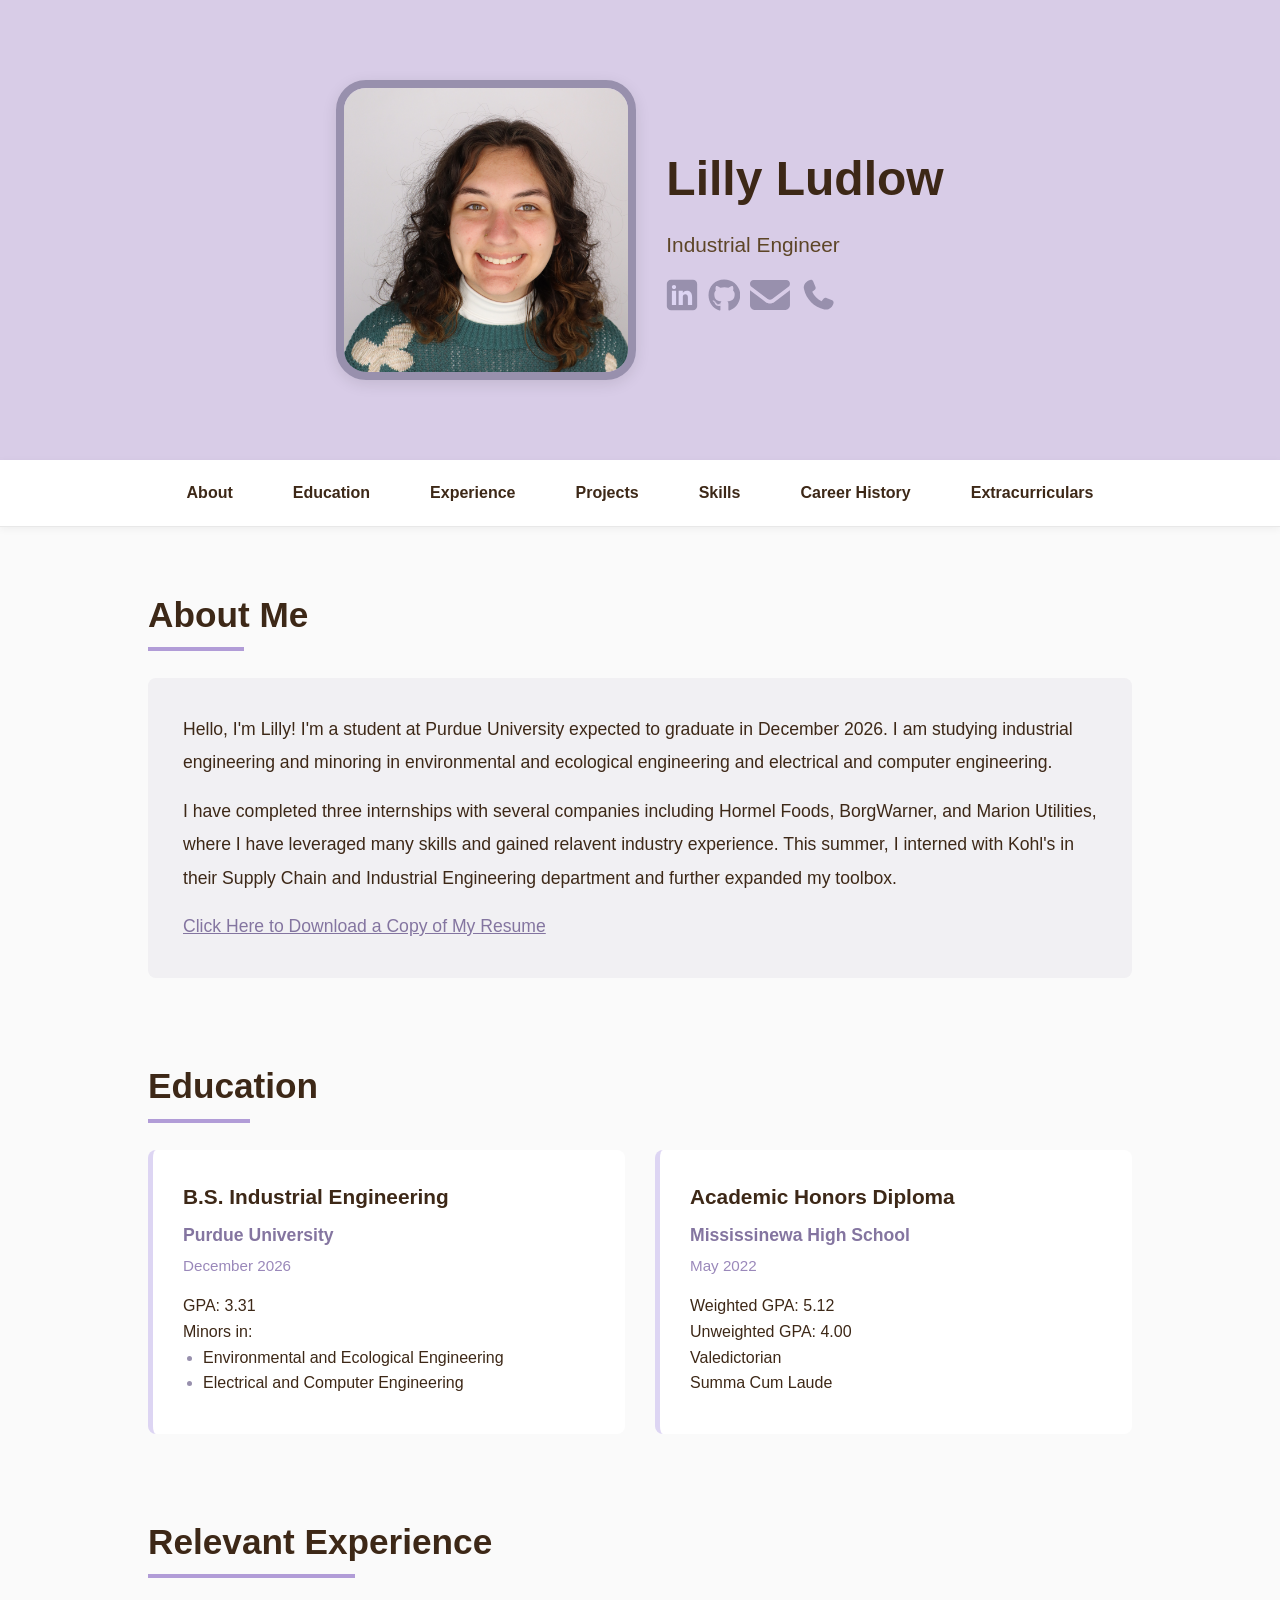
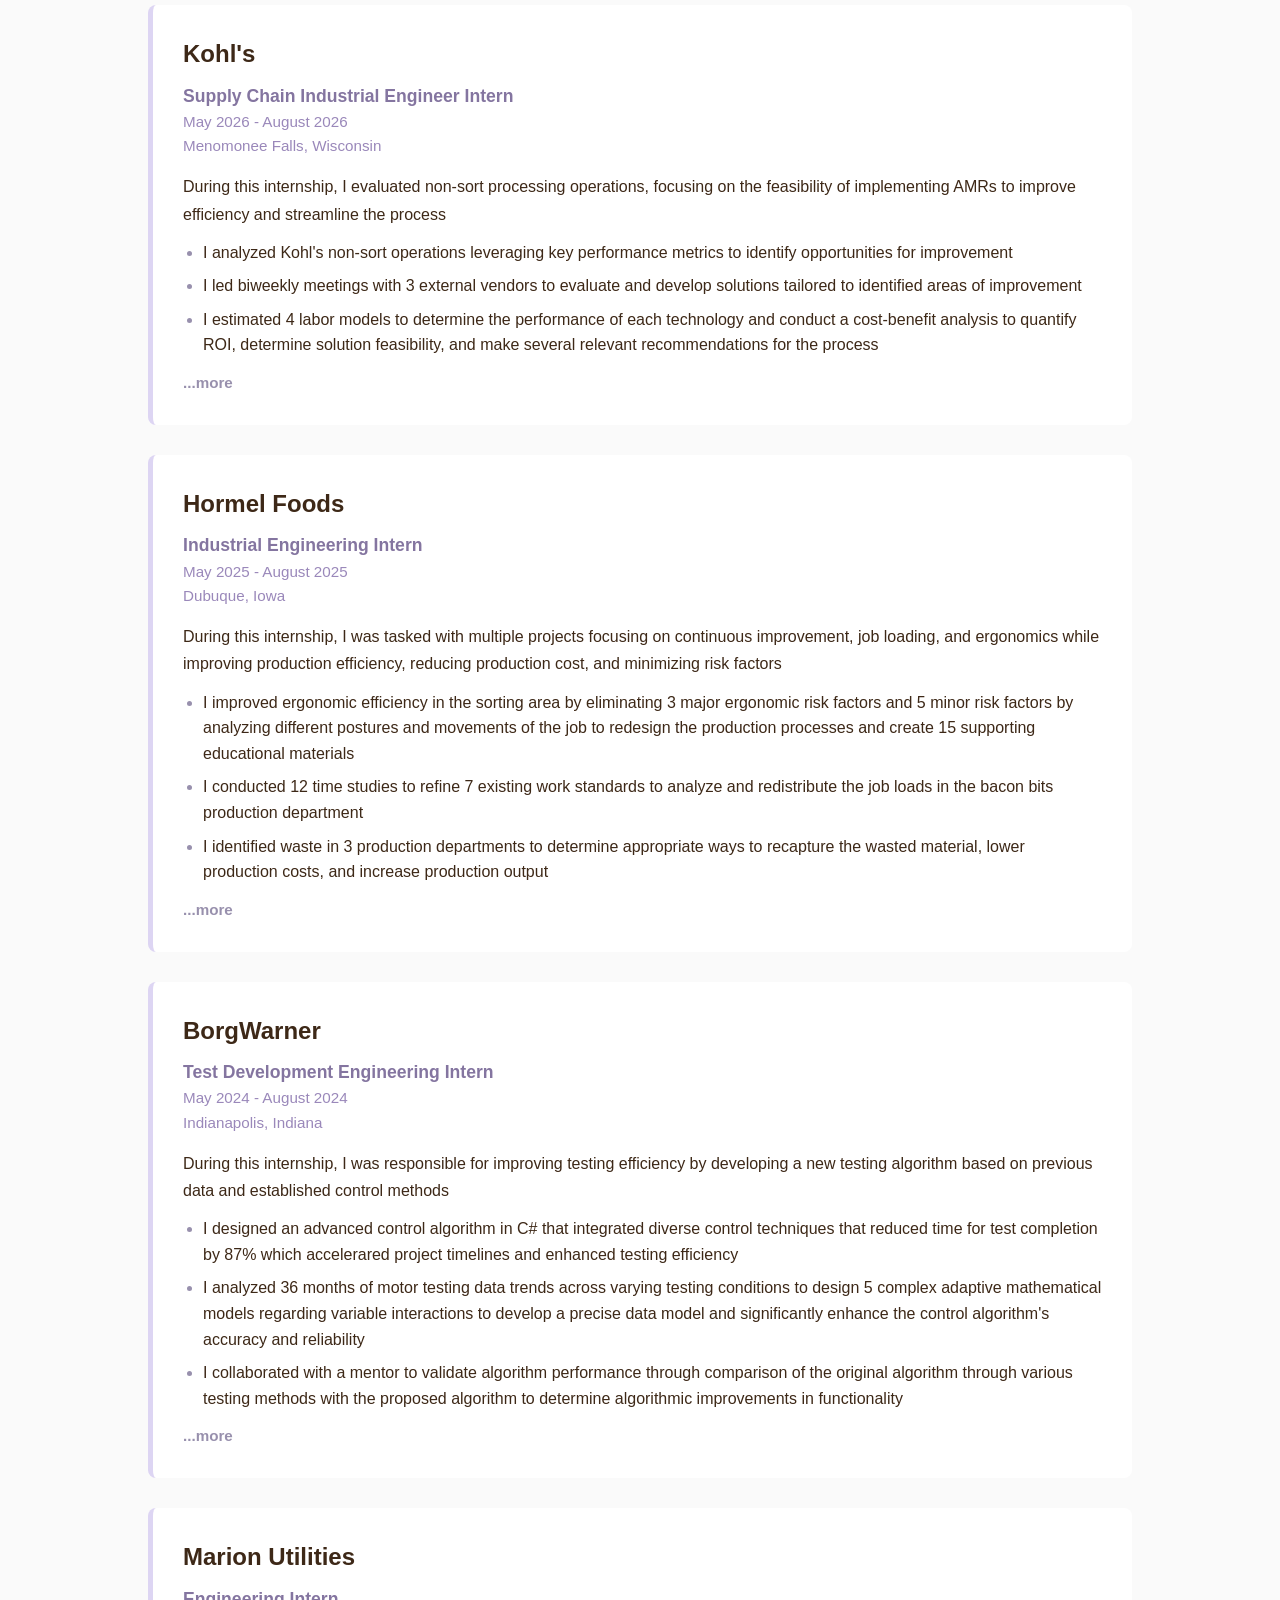
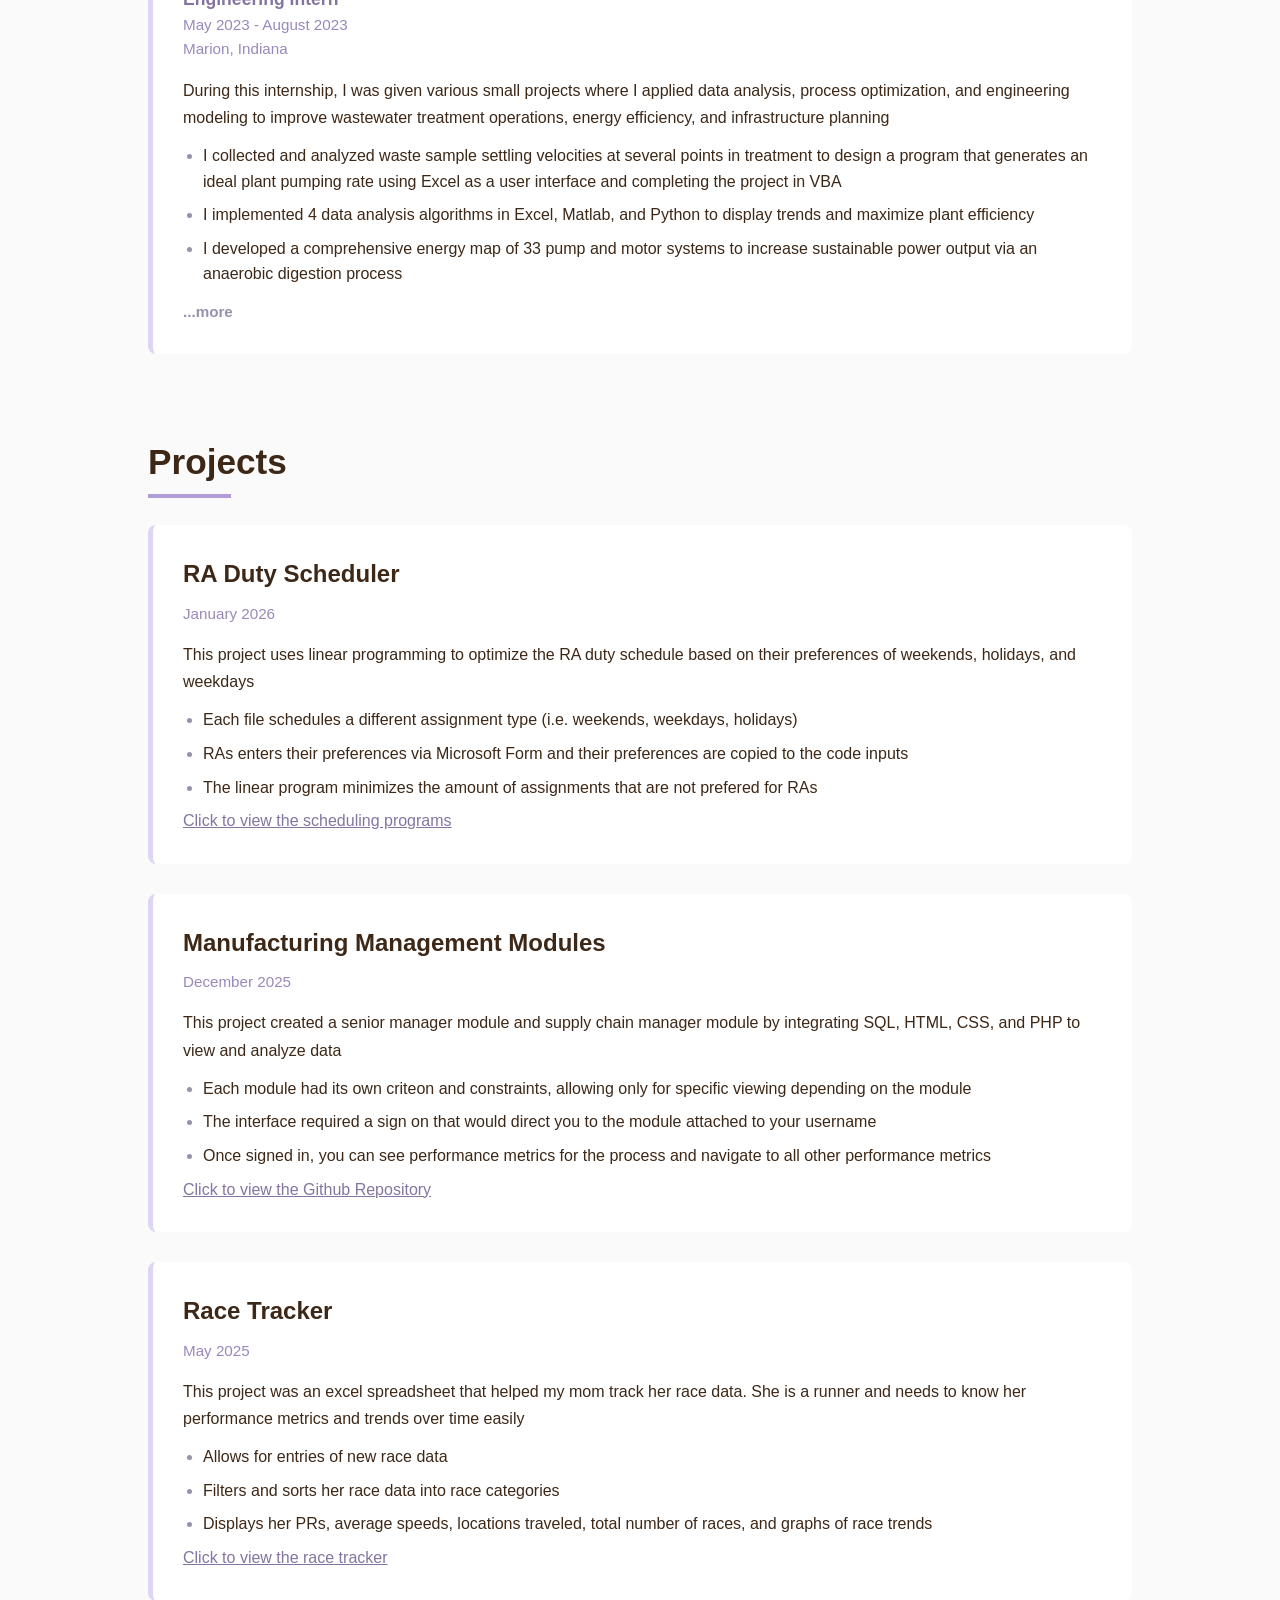
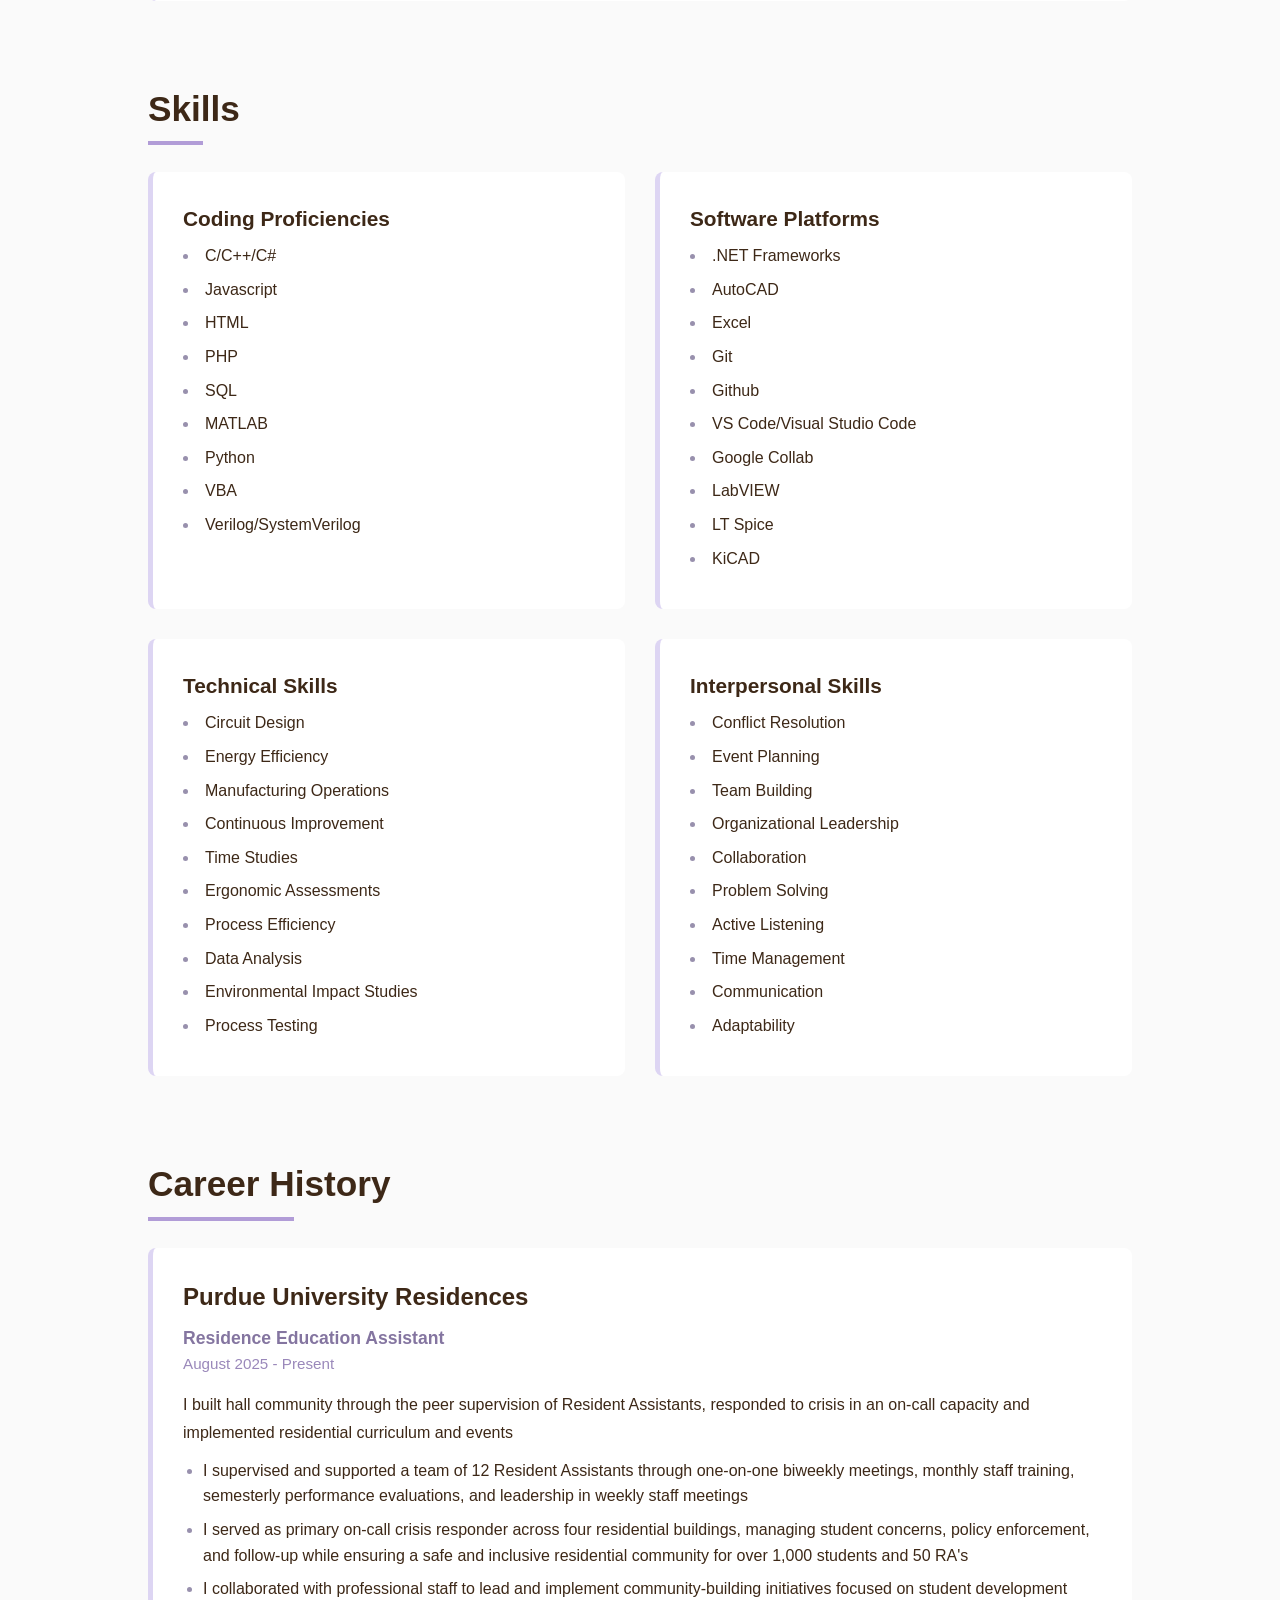
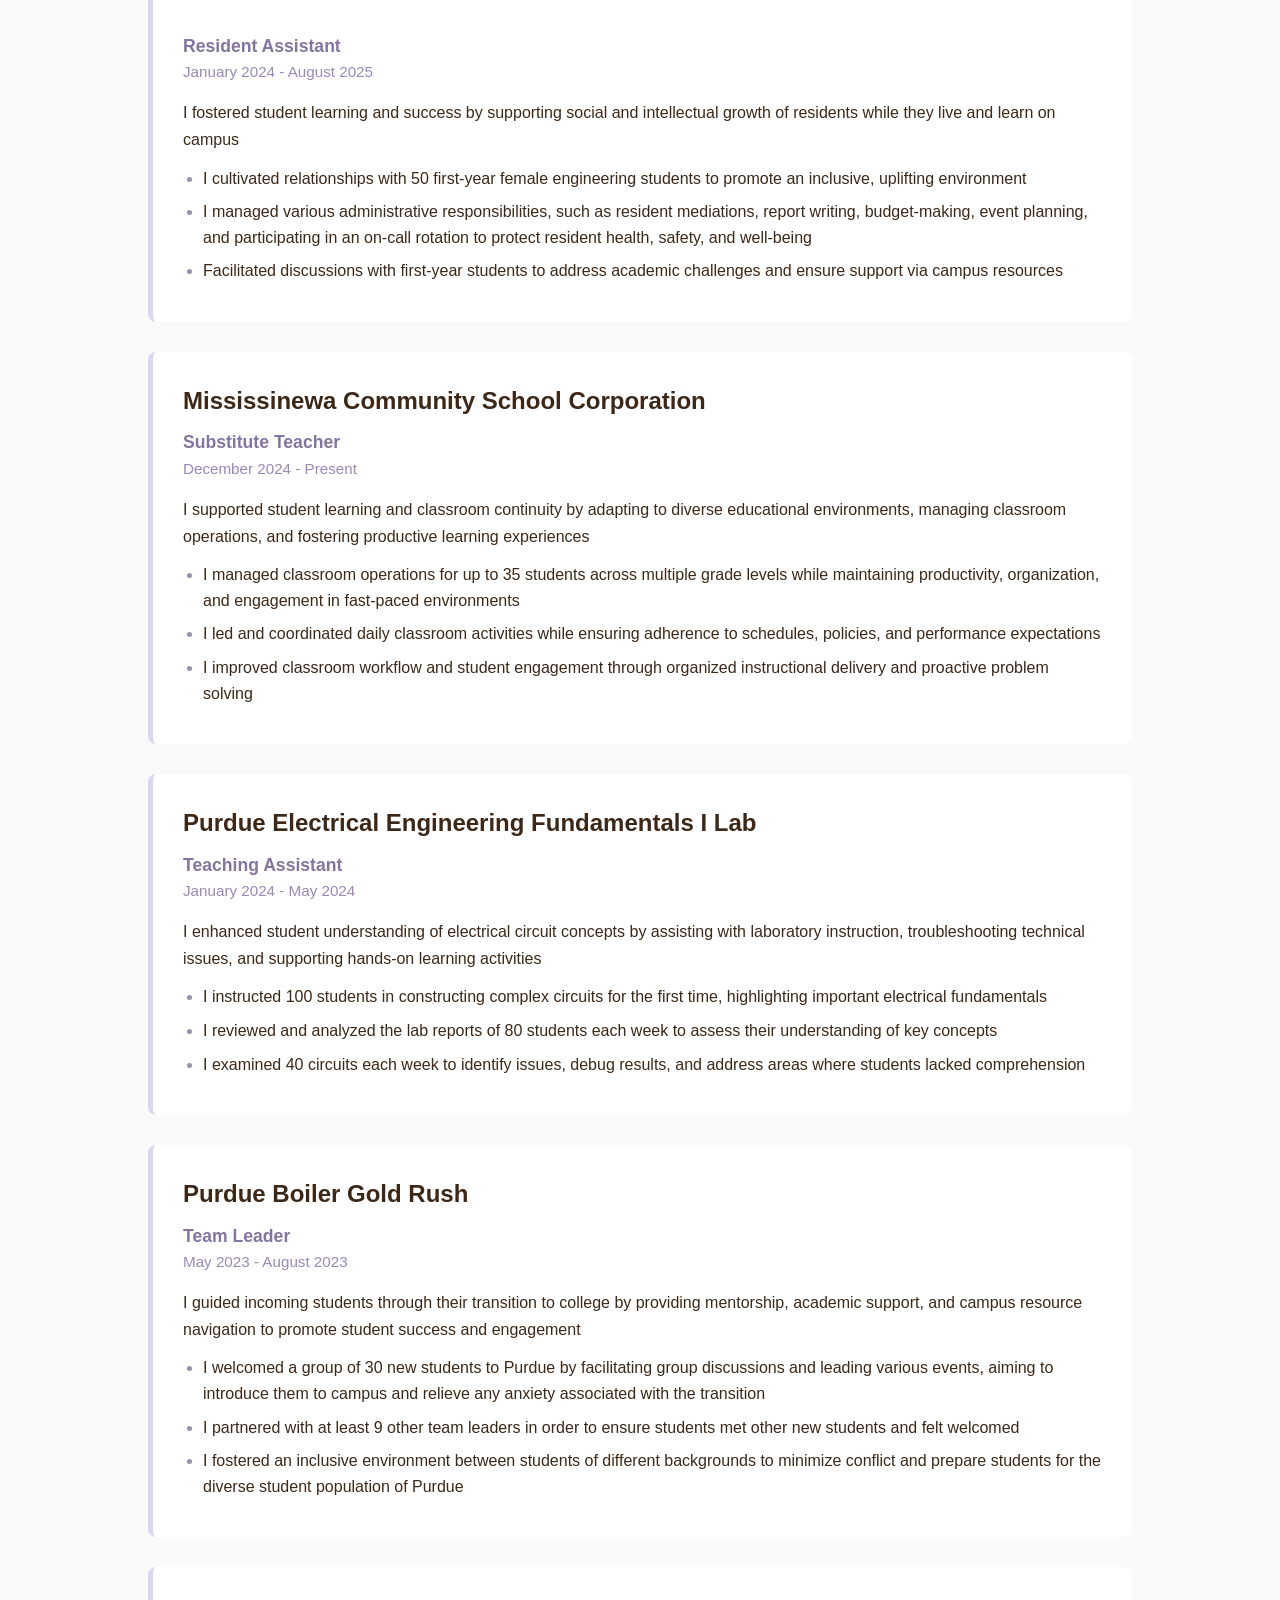
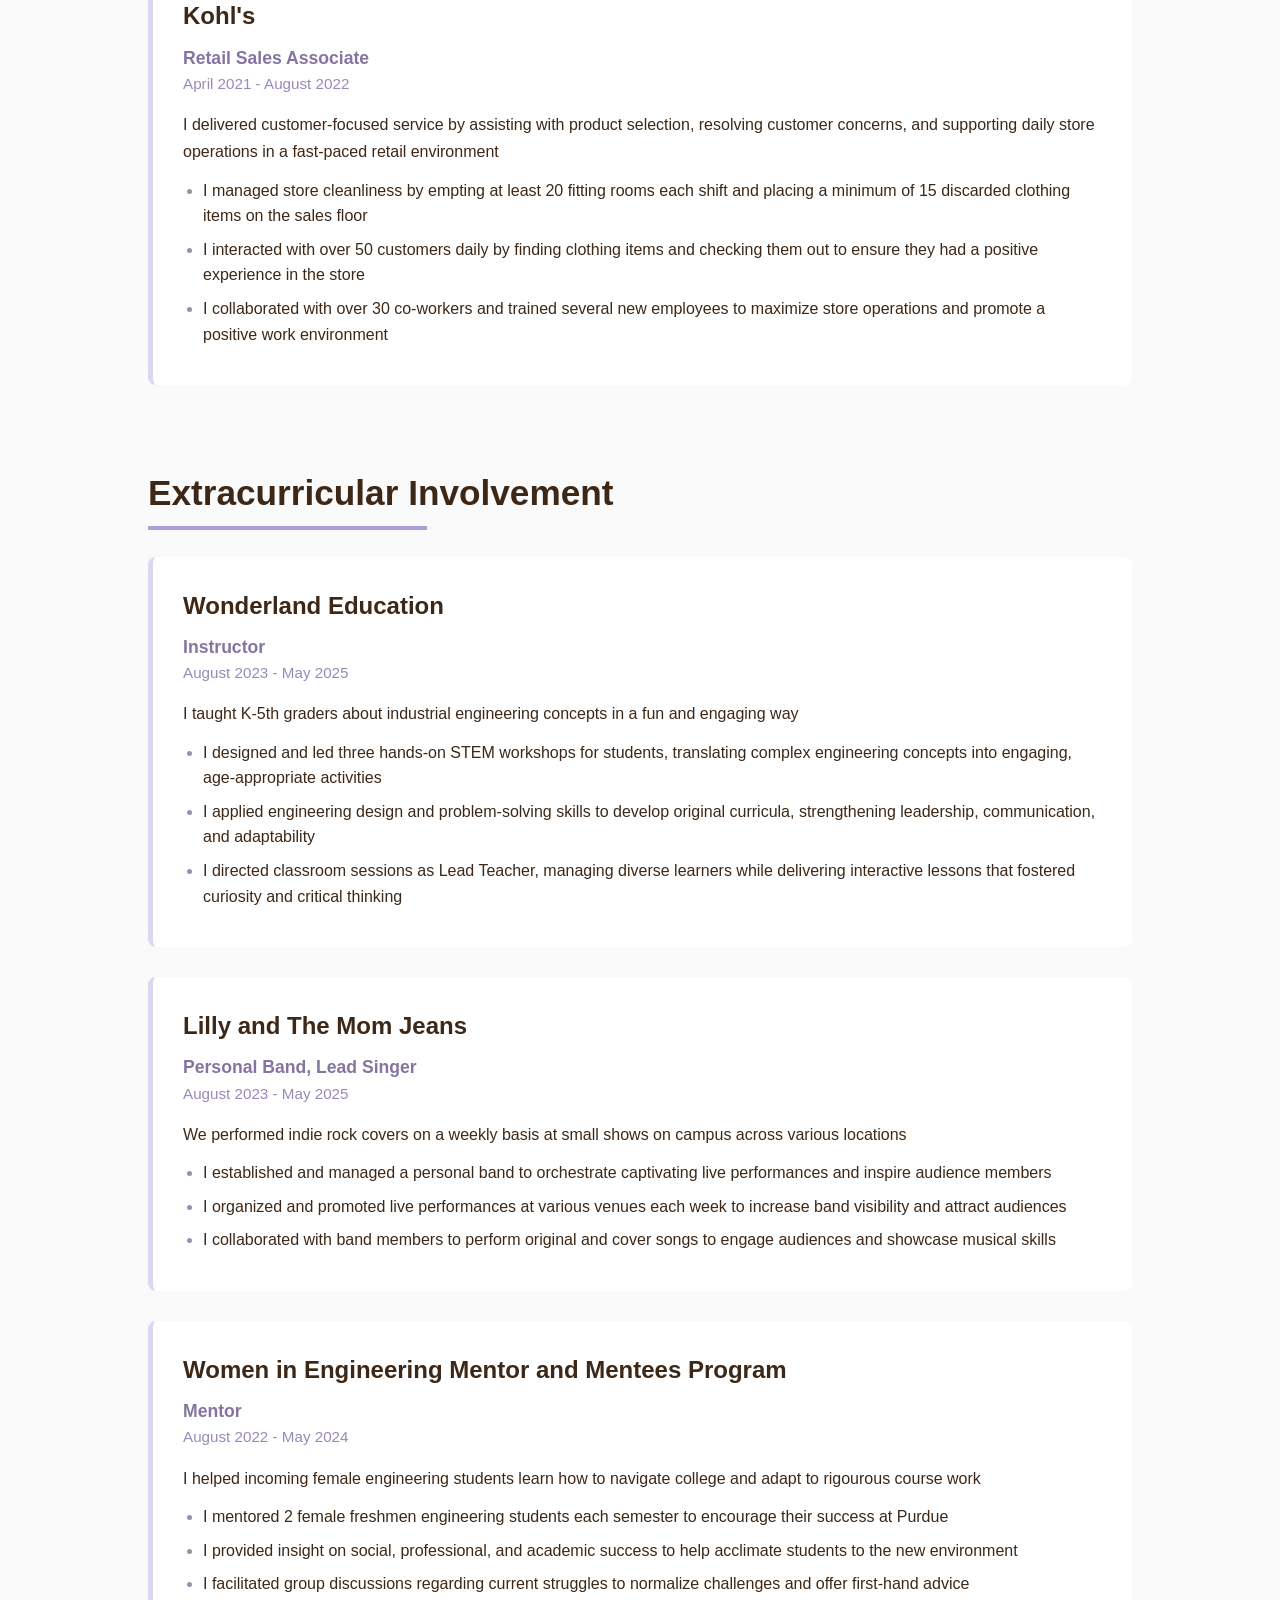
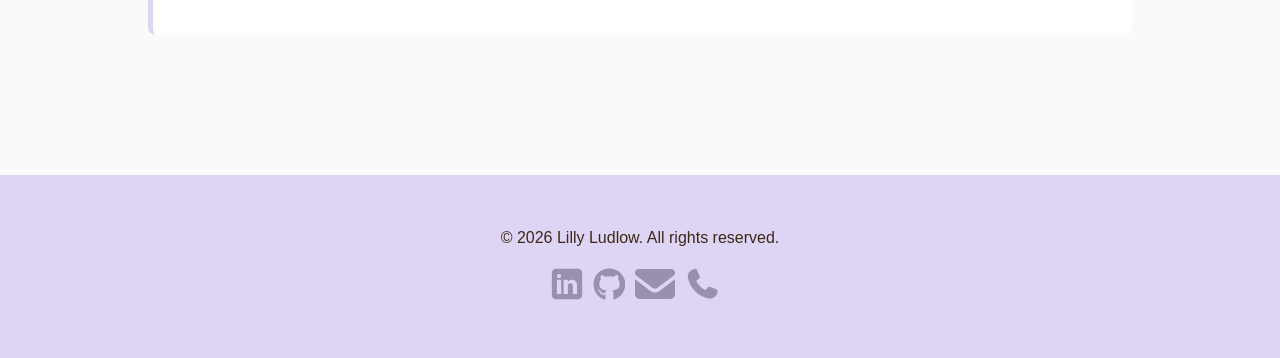
<file: index.html>
<html>

<head>
    <title>Lilly Ludlow</title>
    <link rel="icon" type="image/png" href="Supporting-Docs/favicon.png">
    <link rel="stylesheet" href="stylesheet.css">
</head>

<body>
    <header>
        <div class="header-content">
            <img src="Supporting-Docs/Headshot.jpg" alt="Image of Lilly Ludlow" class="profile-image" width="300" height="300">
            <div class="header-text">
                <h1>Lilly Ludlow</h1>
                <p>Industrial Engineer</p>
                <div class="top-links">
                    <a href="https://www.linkedin.com/in/lilly-ludlow-a66743252/" target="_blank">
                        <svg xmlns="http://www.w3.org/2000/svg" x="0px" y="0px" height="2em" viewBox="5 5 38 38">
                            <path fill="#9890ad"
                                d="M42,37c0,2.762-2.238,5-5,5H11c-2.761,0-5-2.238-5-5V11c0-2.762,2.239-5,5-5h26c2.762,0,5,2.238,5,5V37z">
                            </path>
                            <path fill="#ddd5f3"
                                d="M12 19H17V36H12zM14.485 17h-.028C12.965 17 12 15.888 12 14.499 12 13.08 12.995 12 14.514 12c1.521 0 2.458 1.08 2.486 2.499C17 15.887 16.035 17 14.485 17zM36 36h-5v-9.099c0-2.198-1.225-3.698-3.192-3.698-1.501 0-2.313 1.012-2.707 1.99C24.957 25.543 25 26.511 25 27v9h-5V19h5v2.616C25.721 20.5 26.85 19 29.738 19c3.578 0 6.261 2.25 6.261 7.274L36 36 36 36z">
                            </path>
                        </svg>
                    </a>
                    <a href="https://github.com/lilly-ludlow03?tab=overview&from=2026-05-01&to=2026-05-21"
                        target="_blank">
                        <svg xmlns="http://www.w3.org/2000/svg" viewBox="64 64 500 500">
                            <path fill="#9890ad"
                                d="M237.9 461.4C237.9 463.4 235.6 465 232.7 465C229.4 465.3 227.1 463.7 227.1 461.4C227.1 459.4 229.4 457.8 232.3 457.8C235.3 457.5 237.9 459.1 237.9 461.4zM206.8 456.9C206.1 458.9 208.1 461.2 211.1 461.8C213.7 462.8 216.7 461.8 217.3 459.8C217.9 457.8 216 455.5 213 454.6C210.4 453.9 207.5 454.9 206.8 456.9zM251 455.2C248.1 455.9 246.1 457.8 246.4 460.1C246.7 462.1 249.3 463.4 252.3 462.7C255.2 462 257.2 460.1 256.9 458.1C256.6 456.2 253.9 454.9 251 455.2zM316.8 72C178.1 72 72 177.3 72 316C72 426.9 141.8 521.8 241.5 555.2C254.3 557.5 258.8 549.6 258.8 543.1C258.8 536.9 258.5 502.7 258.5 481.7C258.5 481.7 188.5 496.7 173.8 451.9C173.8 451.9 162.4 422.8 146 415.3C146 415.3 123.1 399.6 147.6 399.9C147.6 399.9 172.5 401.9 186.2 425.7C208.1 464.3 244.8 453.2 259.1 446.6C261.4 430.6 267.9 419.5 275.1 412.9C219.2 406.7 162.8 398.6 162.8 302.4C162.8 274.9 170.4 261.1 186.4 243.5C183.8 237 175.3 210.2 189 175.6C209.9 169.1 258 202.6 258 202.6C278 197 299.5 194.1 320.8 194.1C342.1 194.1 363.6 197 383.6 202.6C383.6 202.6 431.7 169 452.6 175.6C466.3 210.3 457.8 237 455.2 243.5C471.2 261.2 481 275 481 302.4C481 398.9 422.1 406.6 366.2 412.9C375.4 420.8 383.2 435.8 383.2 459.3C383.2 493 382.9 534.7 382.9 542.9C382.9 549.4 387.5 557.3 400.2 555C500.2 521.8 568 426.9 568 316C568 177.3 455.5 72 316.8 72zM169.2 416.9C167.9 417.9 168.2 420.2 169.9 422.1C171.5 423.7 173.8 424.4 175.1 423.1C176.4 422.1 176.1 419.8 174.4 417.9C172.8 416.3 170.5 415.6 169.2 416.9zM158.4 408.8C157.7 410.1 158.7 411.7 160.7 412.7C162.3 413.7 164.3 413.4 165 412C165.7 410.7 164.7 409.1 162.7 408.1C160.7 407.5 159.1 407.8 158.4 408.8zM190.8 444.4C189.2 445.7 189.8 448.7 192.1 450.6C194.4 452.9 197.3 453.2 198.6 451.6C199.9 450.3 199.3 447.3 197.3 445.4C195.1 443.1 192.1 442.8 190.8 444.4zM179.4 429.7C177.8 430.7 177.8 433.3 179.4 435.6C181 437.9 183.7 438.9 185 437.9C186.6 436.6 186.6 434 185 431.7C183.6 429.4 181 428.4 179.4 429.7z" />
                        </svg>
                    </a>
                    <a href="mailto:ludlow@purdue.edu" target="_blank">
                        <svg xmlns="http://www.w3.org/2000/svg" x="0px" y="0px" height="2em" viewBox="64 115 550 410">
                            <path fill="#9890ad"
                                d="M112 128C85.5 128 64 149.5 64 176C64 191.1 71.1 205.3 83.2 214.4L291.2 370.4C308.3 383.2 331.7 383.2 348.8 370.4L556.8 214.4C568.9 205.3 576 191.1 576 176C576 149.5 554.5 128 528 128L112 128zM64 260L64 448C64 483.3 92.7 512 128 512L512 512C547.3 512 576 483.3 576 448L576 260L377.6 408.8C343.5 434.4 296.5 434.4 262.4 408.8L64 260z">
                            </path>
                        </svg>
                    </a>
                    <a href="tel:+17656674159" target="_blank">
                        <svg xmlns="http://www.w3.org/2000/svg" viewBox="50 50 550 550">
                            <path fill="#9890ad"
                                d="M224.2 89C216.3 70.1 195.7 60.1 176.1 65.4L170.6 66.9C106 84.5 50.8 147.1 66.9 223.3C104 398.3 241.7 536 416.7 573.1C493 589.3 555.5 534 573.1 469.4L574.6 463.9C580 444.2 569.9 423.6 551.1 415.8L453.8 375.3C437.3 368.4 418.2 373.2 406.8 387.1L368.2 434.3C297.9 399.4 241.3 341 208.8 269.3L253 233.3C266.9 222 271.6 202.9 264.8 186.3L224.2 89z" />
                        </svg>
                    </a>
                </div>
            </div>
        </div>
    </header>

    <nav>
        <ul>
            <li><a href="#about">About</a></li>
            <li><a href="#education">Education</a></li>
            <li><a href="#experience">Experience</a></li>
            <li><a href="#projects">Projects</a></li>
            <li><a href="#skills">Skills</a></li>
            <li><a href="#career">Career History</a></li>
            <li><a href="#extracurricular">Extracurriculars</a></li>
        </ul>
    </nav>
    <button id="backToTop" aria-label="Back to top">
        <svg id="Layer_1" data-name="Layer 1" xmlns="http://www.w3.org/2000/svg" viewBox="-57.7 -55 230.8 245.76">
            <path fill="#ffffff" d="M24.94,67.88A14.66,14.66,0,0,1,4.38,47L47.83,4.21a14.66,14.66,0,0,1,20.56,0L111,46.15A14.66,14.66,0,0,1,90.46,67.06l-18-17.69-.29,59.17c-.1,19.28-29.42,19-29.33-.25L43.14,50,24.94,67.88Z"/></svg>
    </button>
    <div class="container">
        <section id="about">
            <h2>About Me</h2>
            <div class="about-content">
                <p>Hello, I'm Lilly! I'm a student at Purdue University expected to graduate in December 2026. I am
                    studying industrial engineering and minoring in environmental and ecological engineering and
                    electrical and computer engineering.</p>
                <p>I have completed three internships with several companies including Hormel Foods, BorgWarner, and
                    Marion Utilities, where I have leveraged many skills and gained relavent industry experience. This
                    summer, I interned with Kohl's in their Supply Chain and Industrial Engineering
                    department and further expanded my toolbox.</p>
                <a href="Supporting-Docs/Resume.pdf" download target="_blank">Click Here to Download a Copy of My Resume</a>
            </div>
        </section>

        <section id="education">
            <h2>Education</h2>
            <div class="education-grid">
                <div class="education-item">
                    <div class="degree">B.S. Industrial Engineering</div>
                    <div class="school">Purdue University</div>
                    <div class="location">December 2026</div>
                    <p>GPA: 3.31</p>
                    <p>Minors in:</p>
                    <ul style="margin-top: 0px;">
                        <li style="margin-bottom: 0px;">Environmental and Ecological Engineering</li>
                        <li>Electrical and Computer Engineering</li>
                    </ul>
                </div>

                <div class="education-item">
                    <div class="degree">Academic Honors Diploma</div>
                    <div class="school">Mississinewa High School</div>
                    <div class="location">May 2022</div>
                    <p>Weighted GPA: 5.12</p>
                    <p>Unweighted GPA: 4.00</p>
                    <p>Valedictorian</p>
                    <p>Summa Cum Laude</p>
                </div>
            </div>
        </section>

        <section id="experience">
            <h2>Relevant Experience</h2>
            <div class="experience-item">
                <h3>Kohl's</h3>
                <div class="role">Supply Chain Industrial Engineer Intern</div>
                <div class="date">May 2026 - August 2026</div>
                <div class="location">Menomonee Falls, Wisconsin</div>
                <p>During this internship, I evaluated non-sort processing operations, focusing on the feasibility of implementing AMRs to improve efficiency and streamline the process</p>
                <ul class="ul-collapsible">
                    <li>I analyzed Kohl's non-sort operations leveraging key performance metrics to identify opportunities for improvement </li>
                    <li>I led biweekly meetings with 3 external vendors to evaluate and develop solutions tailored to identified areas of improvement</li>
                    <li>I estimated 4 labor models to determine the performance of each technology and conduct a cost-benefit analysis to quantify ROI, determine solution feasibility, and make several relevant recommendations for the process</li>
                    <li class="hidden-item">I determined the necessary facility layout incorporating AMR travel paths, charging stations, and safety zones and efficent slotting techniques based on product velocity and dimensions to optimize processing efficiency of each AMR</li>
                    <li class="hidden-item">I collected and analyzed throughput, labor hours, and error rate data across non-sort operations to establish a performance baseline for comparison against proposed automation solutions</li>
                    <li class="hidden-item">I evaluated the current labor standards to identify key improvement areas and understand the process flow</li>
                    <li class="hidden-item">I compared AMR specifications, throughput capabilities, and integration requirements across vendors to narrow down viable solution candidates</li>
                    <li class="hidden-item">I built cost models incorporating capital expenditure, maintenance, and labor savings to project multi-year ROI for each AMR solution</li>
                    <li class="hidden-item">I quantified potential labor reduction and reallocation opportunities resulting from AMR implementation, supporting workforce planning discussions</li>
                    <li class="hidden-item">I presented cost-benefit findings and recommendations to senior leadership to support data-driven decision-making on capital investment</li>
                </ul>
                <button class="toggle-btn" onclick="toggleList(this)">...more</button>
            </div>
            <div class="experience-item">
                <h3>Hormel Foods</h3>
                <div class="role">Industrial Engineering Intern</div>
                <div class="date">May 2025 - August 2025</div>
                <div class="location">Dubuque, Iowa</div>
                <p>During this internship, I was tasked with multiple projects focusing on continuous improvement, job
                    loading, and ergonomics while improving production efficiency, reducing production cost, and
                    minimizing risk factors</p>
                <ul class="ul-collapsible">
                    <li>I improved ergonomic efficiency in the sorting area by eliminating 3 major ergonomic risk
                        factors and 5 minor risk factors by analyzing different postures and movements of the job to
                        redesign the production processes and create 15 supporting educational materials</li>
                    <li>I conducted 12 time studies to refine 7 existing work standards to analyze and redistribute the
                        job loads in the bacon bits production department</li>
                    <li>I identified waste in 3 production departments to determine appropriate ways to recapture the
                        wasted material, lower production costs, and increase production output </li>
                    <li class="hidden-item">I performed 2 time studies and 2 ergonomic assessments, comparing methods of
                        pumping or dumping tomato paste to determine a standard method that was more ergonomically safe
                        and time efficient </li>
                    <li class="hidden-item">I led weekly continuous improvement meetings with two departments to analyze
                        departmental performance based on the key performance indicators and delegate tasks for the
                        upcoming week</li>
                    <li class="hidden-item">I coordinated weekly virtual meetings for the industrial engineering interns
                        across different locations to foster an engaging environment and encourage collaboration</li>
                    <li class="hidden-item">I developed weekly performance reports that improved visibility into
                        operational efficiency trends and logged the trends on a monthly basis</li>
                    <li class="hidden-item">I collaborated with cross-functional teams to determine optimal machine
                        settings through center lining to enhance process stability and reduce variability</li>
                    <li class="hidden-item">I delivered a presentation of my findings to the corporate engineering
                        department to implement my proposed changes and convey the importance of my findings</li>
                    <li class="hidden-item">Through all of these efforts, I saved approximately $302,000 annually in
                        labor costs, process waste, and reduced safety hazards</li>
                </ul>
                <button class="toggle-btn" onclick="toggleList(this)">...more</button>
            </div>

            <div class="experience-item">
                <h3>BorgWarner</h3>
                <div class="role">Test Development Engineering Intern</div>
                <div class="date">May 2024 - August 2024</div>
                <div class="location">Indianapolis, Indiana</div>
                <p>During this internship, I was responsible for improving testing efficiency by developing a new
                    testing algorithm based on previous data and established control methods</p>
                <ul class="ul-collapsible">
                    <li>I designed an advanced control algorithm in C# that integrated diverse control techniques that
                        reduced time for test completion by 87% which accelerared project timelines and enhanced testing
                        efficiency </li>
                    <li>I analyzed 36 months of motor testing data trends across varying testing conditions to design 5
                        complex adaptive mathematical models regarding variable interactions to develop a precise data
                        model and significantly enhance the control algorithm's accuracy and reliability</li>
                    <li>I collaborated with a mentor to validate algorithm performance through comparison of the
                        original algorithm through various testing methods with the proposed algorithm to determine
                        algorithmic improvements in functionality </li>
                    <li class="hidden-item">I researched and evaluated 22 control strategies to determine the optimal
                        control architecture for the motor testing system, maximizing operational efficiency and
                        responsiveness</li>
                    <li class="hidden-item">I simulated, monitored, and logged motor test data using the proposed
                        algorithm to verify implementation safety, testing integrity, and system performance prior to
                        deployment</li>
                    <li class="hidden-item">I executed daily validation testing across varying operational conditions
                        related to torque, temperature, and speed to confirm algorithm robustness, repeatability, and
                        successful test execution</li>
                    <li class="hidden-item">I partnered cross-functionally with 12 fellow interns and 5 engineers in
                        daily technical discussions to support collaboration, troubleshooting, and project development
                    </li>
                    <li class="hidden-item">I worked closely with the data validation team to identify and remove
                        anomalous test results, improving dataset quality and model reliability</li>
                    <li class="hidden-item">I developed and modified LabVIEW programs to support automated motor
                        testing, data acquisition, and system monitoring</li>
                    <li class="hidden-item">I applied statistical analysis and trend evaluation techniques to interpret
                        large motor testing datasets and support data-driven decision-making and problem-solving</li>
                </ul>
                <button class="toggle-btn" onclick="toggleList(this)">...more</button>
            </div>
            <div class="experience-item">
                <h3>Marion Utilities</h3>
                <div class="role">Engineering Intern</div>
                <div class="date">May 2023 - August 2023</div>
                <div class="location">Marion, Indiana</div>
                <p>During this internship, I was given various small projects where I applied data analysis, process
                    optimization, and engineering modeling to improve wastewater treatment operations, energy
                    efficiency, and infrastructure planning</p>
                <ul class="ul-collapsible">
                    <li>I collected and analyzed waste sample settling velocities at several points in treatment to
                        design a program that generates an ideal plant pumping rate using Excel as a user interface and
                        completing the project in VBA</li>
                    <li>I implemented 4 data analysis algorithms in Excel, Matlab, and Python to display trends and
                        maximize plant efficiency</li>
                    <li>I developed a comprehensive energy map of 33 pump and motor systems to increase sustainable
                        power output via an anaerobic digestion process</li>
                    <li class="hidden-item">I mapped waterline infrastructure for upcoming construction projects to
                        support planning accuracy and installation efficiency</li>
                    <li class="hidden-item">I performed field measurements and translated collected data into detailed
                        AutoCAD layouts for engineering documentation and project planning</li>
                    <li class="hidden-item">I conducted cost-benefit analyses of anaerobic digester input materials to
                        evaluate economic feasibility and optimize sustainable energy output</li>
                    <li class="hidden-item">Analyzed operational and treatment process data to support data-driven
                        improvements in wastewater system performance.</li>
                    <li class="hidden-item">I collaborated with engineering and plant operations personnel to support
                        infrastructure improvement and sustainability initiatives</li>
                    <li class="hidden-item">I learned and utilized existing statistical analysis and process evaluation
                        techniques to assess treatment efficiency and support optimization efforts</li>
                    <li class="hidden-item">I supported wastewater treatment improvement projects through data
                        collection, system analysis, and technical documentation</li>
                </ul>
                <button class="toggle-btn" onclick="toggleList(this)">...more</button>
            </div>
        </section>

        <section id="projects">
            <h2>Projects</h2>

            <div class="project-item">
                <h3>RA Duty Scheduler</h3>
                <div class="location">January 2026</div>
                <p>This project uses linear programming to optimize the RA duty schedule based on their preferences of
                    weekends, holidays, and weekdays</p>
                <ul>
                    <li>Each file schedules a different assignment type (i.e. weekends, weekdays, holidays)</li>
                    <li>RAs enters their preferences via Microsoft Form and their preferences are copied to the code
                        inputs</li>
                    <li>The linear program minimizes the amount of assignments that are not prefered for RAs</li>
                </ul>
                <a href="https://drive.google.com/drive/folders/1NCluTy9L5DPG-Vp77hCUpyfI0hzRlBwI?usp=sharing"
                    target="_blank">Click to view the scheduling programs</a>
            </div>

            <div class="project-item">
                <h3>Manufacturing Management Modules</h3>
                <div class="location">December 2025</div>
                <p>This project created a senior manager module and supply chain manager module by integrating SQL,
                    HTML, CSS, and PHP to view and analyze data</p>
                <ul>
                    <li>Each module had its own criteon and constraints, allowing only for specific viewing depending on
                        the module</li>
                    <li>The interface required a sign on that would direct you to the module attached to your username
                    </li>
                    <li>Once signed in, you can see performance metrics for the process and navigate to all other
                        performance metrics</li>
                </ul>
                <a href="https://github.com/lilly-ludlow03/Management-Modules.git" target="_blank">Click to view the
                    Github Repository</a>
            </div>

            <div class="project-item">
                <h3>Race Tracker</h3>
                <div class="location">May 2025</div>
                <p>This project was an excel spreadsheet that helped my mom track her race data. She is a runner and
                    needs to know her performance metrics and trends over time easily</p>
                <ul>
                    <li>Allows for entries of new race data</li>
                    <li>Filters and sorts her race data into race categories</li>
                    <li>Displays her PRs, average speeds, locations traveled, total number of races, and graphs of race
                        trends</li>
                </ul>
                <a href="https://purdue0-my.sharepoint.com/:x:/g/personal/ludlow_purdue_edu/IQDgtKZ-R037RIRnEbmjxCgVAWn0crK37J5z7_znj_1_Rcw?e=jY5vmA"
                    target="_blank">Click to view the race tracker</a>
            </div>
        </section>
        <section id="skills">
            <h2>Skills</h2>
            <div class="education-grid">
                <div class="education-item">
                    <div class="degree">Coding Proficiencies</div>
                    <li>C/C++/C#</li>
                    <li>Javascript</li>
                    <li>HTML</li>
                    <li>PHP</li>
                    <li>SQL</li>
                    <li>MATLAB</li>
                    <li>Python</li>
                    <li>VBA</li>
                    <li>Verilog/SystemVerilog</li>
                </div>
                <div class="education-item">
                    <div class="degree">Software Platforms</div>
                    <li>.NET Frameworks</li>
                    <li>AutoCAD</li>
                    <li>Excel</li>
                    <li>Git</li>
                    <li>Github</li>
                    <li>VS Code/Visual Studio Code</li>
                    <li>Google Collab</li>
                    <li>LabVIEW</li>
                    <li>LT Spice</li>
                    <li>KiCAD</li>
                </div>
                <div class="education-item">
                    <div class="degree">Technical Skills</div>
                    <li>Circuit Design</li>
                    <li>Energy Efficiency</li>
                    <li>Manufacturing Operations</li>
                    <li>Continuous Improvement</li>
                    <li>Time Studies</li>
                    <li>Ergonomic Assessments</li>
                    <li>Process Efficiency</li>
                    <li>Data Analysis</li>
                    <li>Environmental Impact Studies</li>
                    <li>Process Testing</li>
                </div>
                <div class="education-item">
                    <div class="degree">Interpersonal Skills</div>
                    <li>Conflict Resolution</li>
                    <li>Event Planning</li>
                    <li>Team Building</li>
                    <li>Organizational Leadership</li>
                    <li>Collaboration</li>
                    <li>Problem Solving</li>
                    <li>Active Listening</li>
                    <li>Time Management</li>
                    <li>Communication</li>
                    <li>Adaptability</li>
                </div>
            </div>
        </section>
        <section id="career">
            <h2>Career History</h2>

            <div class="career-item">
                <h3>Purdue University Residences</h3>
                <div class="role">Residence Education Assistant</div>
                <div class="location">August 2025 - Present</div>
                <p>I built hall community through the peer supervision of Resident Assistants, responded to crisis in an
                    on-call capacity and implemented residential curriculum and events</p>
                <ul>
                    <li>I supervised and supported a team of 12 Resident Assistants through one-on-one biweekly
                        meetings, monthly staff training, semesterly performance evaluations, and leadership in weekly
                        staff meetings</li>
                    <li>I served as primary on-call crisis responder across four residential buildings, managing student
                        concerns, policy enforcement, and follow-up while ensuring a safe and inclusive residential
                        community for over 1,000 students and 50 RA's</li>
                    <li>I collaborated with professional staff to lead and implement community-building initiatives
                        focused on student development</li>
                </ul>
                <div class="role" style="margin-top: 30px">Resident Assistant</div>
                <div class="location">January 2024 - August 2025</div>
                <p>I fostered student learning and success by supporting social and intellectual growth of residents
                    while they live and learn on campus</p>
                <ul>
                    <li>I cultivated relationships with 50 first-year female engineering students to promote an
                        inclusive, uplifting environment </li>
                    <li>I managed various administrative responsibilities, such as resident mediations, report writing,
                        budget-making, event planning, and participating in an on-call rotation to protect resident
                        health, safety, and well-being</li>
                    <li>Facilitated discussions with first-year students to address academic challenges and ensure
                        support via campus resources</li>
                </ul>
            </div>
            <div class="career-item">
                <h3>Mississinewa Community School Corporation</h3>
                <div class="role">Substitute Teacher</div>
                <div class="location">December 2024 - Present</div>
                <p>I supported student learning and classroom continuity by adapting to diverse educational
                    environments, managing classroom operations, and fostering productive learning experiences</p>
                <ul>
                    <li>I managed classroom operations for up to 35 students across multiple grade levels while
                        maintaining productivity, organization, and engagement in fast-paced environments</li>
                    <li>I led and coordinated daily classroom activities while ensuring adherence to schedules,
                        policies, and performance expectations</li>
                    <li>I improved classroom workflow and student engagement through organized instructional delivery
                        and proactive problem solving</li>
                </ul>
            </div>
            <div class="career-item">
                <h3>Purdue Electrical Engineering Fundamentals I Lab</h3>
                <div class="role">Teaching Assistant</div>
                <div class="location">January 2024 - May 2024</div>
                <p>I enhanced student understanding of electrical circuit concepts by assisting with laboratory
                    instruction, troubleshooting technical issues, and supporting hands-on learning activities</p>
                <ul>
                    <li>I instructed 100 students in constructing complex circuits for the first time, highlighting
                        important electrical fundamentals</li>
                    <li>I reviewed and analyzed the lab reports of 80 students each week to assess their understanding
                        of key concepts</li>
                    <li>I examined 40 circuits each week to identify issues, debug results, and address areas where
                        students lacked comprehension</li>
                </ul>
            </div>
            <div class="career-item">
                <h3>Purdue Boiler Gold Rush</h3>
                <div class="role">Team Leader</div>
                <div class="location">May 2023 - August 2023</div>
                <p>I guided incoming students through their transition to college by providing mentorship, academic
                    support, and campus resource navigation to promote student success and engagement</p>
                <ul>
                    <li>I welcomed a group of 30 new students to Purdue by facilitating group discussions and leading
                        various events, aiming to introduce them to campus and relieve any anxiety associated with the
                        transition</li>
                    <li>I partnered with at least 9 other team leaders in order to ensure students met other new
                        students and felt welcomed</li>
                    <li>I fostered an inclusive environment between students of different backgrounds to minimize
                        conflict and prepare students for the diverse student population of Purdue</li>

                </ul>
            </div>
            <div class="career-item">
                <h3>Kohl's</h3>
                <div class="role">Retail Sales Associate</div>
                <div class="location">April 2021 - August 2022</div>
                <p>I delivered customer-focused service by assisting with product selection, resolving customer
                    concerns, and supporting daily store operations in a fast-paced retail environment</p>
                <ul>
                    <li>I managed store cleanliness by empting at least 20 fitting rooms each shift and placing a
                        minimum of 15 discarded clothing items on the sales floor</li>
                    <li>I interacted with over 50 customers daily by finding clothing items and checking them out to
                        ensure they had a positive experience in the store</li>
                    <li>I collaborated with over 30 co-workers and trained several new employees to maximize store
                        operations and promote a positive work environment</li>
                </ul>
            </div>
        </section>

        <section id="extracurricular">
            <h2>Extracurricular Involvement</h2>
            <div class="career-item">
                <h3>Wonderland Education</h3>
                <div class="role">Instructor</div>
                <div class="location">August 2023 - May 2025</div>
                <p>I taught K-5th graders about industrial engineering concepts in a fun and engaging way</p>
                <ul>
                    <li>I designed and led three hands-on STEM workshops for students, translating complex engineering
                        concepts into engaging, age-appropriate activities</li>
                    <li>I applied engineering design and problem-solving skills to develop original curricula,
                        strengthening leadership, communication, and adaptability</li>
                    <li>I directed classroom sessions as Lead Teacher, managing diverse learners while delivering
                        interactive lessons that fostered curiosity and critical thinking</li>
                </ul>
            </div>
            <div class="career-item">
                <h3>Lilly and The Mom Jeans</h3>
                <div class="role">Personal Band, Lead Singer</div>
                <div class="location">August 2023 - May 2025</div>
                <p>We performed indie rock covers on a weekly basis at small shows on campus across various locations
                </p>
                <ul>
                    <li>I established and managed a personal band to orchestrate captivating live performances and
                        inspire audience members</li>
                    <li>I organized and promoted live performances at various venues each week to increase band
                        visibility and attract audiences</li>
                    <li>I collaborated with band members to perform original and cover songs to engage audiences and
                        showcase musical skills</li>
                </ul>
            </div>
            <div class="career-item">
                <h3>Women in Engineering Mentor and Mentees Program</h3>
                <div class="role">Mentor</div>
                <div class="location">August 2022 - May 2024</div>
                <p>I helped incoming female engineering students learn how to navigate college and adapt to rigourous
                    course work</p>
                <ul>
                    <li>I mentored 2 female freshmen engineering students each semester to encourage their success at
                        Purdue</li>
                    <li>I provided insight on social, professional, and academic success to help acclimate students to
                        the new environment</li>
                    <li>I facilitated group discussions regarding current struggles to normalize challenges and offer
                        first-hand advice</li>
                </ul>
            </div>
        </section>
    </div>

    <footer>
        <p>&copy; 2026 Lilly Ludlow. All rights reserved.</p>
        <div class="top-links" style="justify-content: center;">
            <a href="https://www.linkedin.com/in/lilly-ludlow-a66743252/" target="_blank">
                <svg xmlns="http://www.w3.org/2000/svg" x="0px" y="0px" height="2em" viewBox="5 5 38 38">
                    <path fill="#9890ad"
                        d="M42,37c0,2.762-2.238,5-5,5H11c-2.761,0-5-2.238-5-5V11c0-2.762,2.239-5,5-5h26c2.762,0,5,2.238,5,5V37z">
                    </path>
                    <path fill="#ddd5f3"
                        d="M12 19H17V36H12zM14.485 17h-.028C12.965 17 12 15.888 12 14.499 12 13.08 12.995 12 14.514 12c1.521 0 2.458 1.08 2.486 2.499C17 15.887 16.035 17 14.485 17zM36 36h-5v-9.099c0-2.198-1.225-3.698-3.192-3.698-1.501 0-2.313 1.012-2.707 1.99C24.957 25.543 25 26.511 25 27v9h-5V19h5v2.616C25.721 20.5 26.85 19 29.738 19c3.578 0 6.261 2.25 6.261 7.274L36 36 36 36z">
                    </path>
                </svg>
            </a>
            <a href="https://github.com/lilly-ludlow03?tab=overview&from=2026-05-01&to=2026-05-21" target="_blank">
                <svg xmlns="http://www.w3.org/2000/svg" viewBox="64 64 500 500">
                    <path fill="#9890ad"
                        d="M237.9 461.4C237.9 463.4 235.6 465 232.7 465C229.4 465.3 227.1 463.7 227.1 461.4C227.1 459.4 229.4 457.8 232.3 457.8C235.3 457.5 237.9 459.1 237.9 461.4zM206.8 456.9C206.1 458.9 208.1 461.2 211.1 461.8C213.7 462.8 216.7 461.8 217.3 459.8C217.9 457.8 216 455.5 213 454.6C210.4 453.9 207.5 454.9 206.8 456.9zM251 455.2C248.1 455.9 246.1 457.8 246.4 460.1C246.7 462.1 249.3 463.4 252.3 462.7C255.2 462 257.2 460.1 256.9 458.1C256.6 456.2 253.9 454.9 251 455.2zM316.8 72C178.1 72 72 177.3 72 316C72 426.9 141.8 521.8 241.5 555.2C254.3 557.5 258.8 549.6 258.8 543.1C258.8 536.9 258.5 502.7 258.5 481.7C258.5 481.7 188.5 496.7 173.8 451.9C173.8 451.9 162.4 422.8 146 415.3C146 415.3 123.1 399.6 147.6 399.9C147.6 399.9 172.5 401.9 186.2 425.7C208.1 464.3 244.8 453.2 259.1 446.6C261.4 430.6 267.9 419.5 275.1 412.9C219.2 406.7 162.8 398.6 162.8 302.4C162.8 274.9 170.4 261.1 186.4 243.5C183.8 237 175.3 210.2 189 175.6C209.9 169.1 258 202.6 258 202.6C278 197 299.5 194.1 320.8 194.1C342.1 194.1 363.6 197 383.6 202.6C383.6 202.6 431.7 169 452.6 175.6C466.3 210.3 457.8 237 455.2 243.5C471.2 261.2 481 275 481 302.4C481 398.9 422.1 406.6 366.2 412.9C375.4 420.8 383.2 435.8 383.2 459.3C383.2 493 382.9 534.7 382.9 542.9C382.9 549.4 387.5 557.3 400.2 555C500.2 521.8 568 426.9 568 316C568 177.3 455.5 72 316.8 72zM169.2 416.9C167.9 417.9 168.2 420.2 169.9 422.1C171.5 423.7 173.8 424.4 175.1 423.1C176.4 422.1 176.1 419.8 174.4 417.9C172.8 416.3 170.5 415.6 169.2 416.9zM158.4 408.8C157.7 410.1 158.7 411.7 160.7 412.7C162.3 413.7 164.3 413.4 165 412C165.7 410.7 164.7 409.1 162.7 408.1C160.7 407.5 159.1 407.8 158.4 408.8zM190.8 444.4C189.2 445.7 189.8 448.7 192.1 450.6C194.4 452.9 197.3 453.2 198.6 451.6C199.9 450.3 199.3 447.3 197.3 445.4C195.1 443.1 192.1 442.8 190.8 444.4zM179.4 429.7C177.8 430.7 177.8 433.3 179.4 435.6C181 437.9 183.7 438.9 185 437.9C186.6 436.6 186.6 434 185 431.7C183.6 429.4 181 428.4 179.4 429.7z" />
                </svg>
            </a>
            <a href="mailto:ludlow@purdue.edu" target="_blank">
                <svg xmlns="http://www.w3.org/2000/svg" x="0px" y="0px" height="2em" viewBox="64 115 550 410">
                    <path fill="#9890ad"
                        d="M112 128C85.5 128 64 149.5 64 176C64 191.1 71.1 205.3 83.2 214.4L291.2 370.4C308.3 383.2 331.7 383.2 348.8 370.4L556.8 214.4C568.9 205.3 576 191.1 576 176C576 149.5 554.5 128 528 128L112 128zM64 260L64 448C64 483.3 92.7 512 128 512L512 512C547.3 512 576 483.3 576 448L576 260L377.6 408.8C343.5 434.4 296.5 434.4 262.4 408.8L64 260z">
                    </path>
                </svg>
            </a>
            <a href="tel:+17656674159" target="_blank">
                <svg xmlns="http://www.w3.org/2000/svg" viewBox="50 50 550 550">
                    <path fill="#9890ad"
                        d="M224.2 89C216.3 70.1 195.7 60.1 176.1 65.4L170.6 66.9C106 84.5 50.8 147.1 66.9 223.3C104 398.3 241.7 536 416.7 573.1C493 589.3 555.5 534 573.1 469.4L574.6 463.9C580 444.2 569.9 423.6 551.1 415.8L453.8 375.3C437.3 368.4 418.2 373.2 406.8 387.1L368.2 434.3C297.9 399.4 241.3 341 208.8 269.3L253 233.3C266.9 222 271.6 202.9 264.8 186.3L224.2 89z" />
                </svg>
            </a>
        </div>
    </footer>
</body>

</html>
<script src="script.js"></script>
</file>
<file: stylesheet.css>
* {
    margin: 0;
    padding: 0;
    box-sizing: border-box;
}

body {
    font-family: -apple-system, BlinkMacSystemFont, 'Segoe UI', 'Helvetica', Arial, sans-serif;
    line-height: 1.6;
    color: #3d2817;
    background-color: #fafafa;
}

header {
    background-color: #d8cce7;
    padding: 80px 20px;
    text-align: left;
}

.header-content {
    display: flex;
    flex-direction: row;
    align-items: center;
    gap: 30px;
    justify-content: center
}

.profile-image {
    /*width: 180px;
            height: auto;*/
    border-radius: 10%;
    object-fit: cover;
    border: 8px solid #9890ad;
    box-shadow: 0 4px 15px rgba(0, 0, 0, 0.1);
    flex-shrink: 0;
}

.header-text h1 {
    font-size: 3em;
    margin-bottom: 10px;
    color: #3d2817;
    font-weight: 700;
}

.header-text p {
    font-size: 1.3em;
    color: #5d4527;
    margin-bottom: 10px;
}

nav {
    background-color: #ffffff;
    padding: 0;
    border-bottom: 1px solid #e8e8e8;
    position: sticky;
    top: 0;
    z-index: 100;
    box-shadow: 0 2px 8px rgba(0, 0, 0, 0.05);
}

nav ul {
    list-style: none;
    display: flex;
    justify-content: center;
    max-width: 1000px;
    margin: 0 auto;
    flex-wrap: wrap;
}

nav li {
    margin: 0;
}

nav a {
    display: block;
    padding: 20px 30px;
    color: #3d2817;
    text-decoration: none;
    font-weight: 600;
    transition: all 0.3s;
    position: relative;
}

nav a::after {
    content: '';
    position: absolute;
    bottom: 0;
    left: 50%;
    transform: translateX(-50%);
    width: 0;
    height: 3px;
    background-color: #c5a8d8;
    transition: width 0.3s;
}

nav a:hover::after {
    width: 80%;
}

.container {
    width: 80%;
    margin: 0 auto;
    padding: 60px 20px;
}

section {
    margin-bottom: 80px;
    scroll-margin-top: 80px;
}

h2 {
    font-size: 2.2em;
    color: #3d2817;
    margin-bottom: 35px;
    font-weight: 700;
    position: relative;
    display: inline-block;
}

h2::after {
    content: '';
    position: absolute;
    bottom: -8px;
    left: 0;
    width: 60%;
    height: 4px;
    background-color: #b19cd7;
}

.about-content {
    font-size: 1.1em;
    line-height: 1.9;
    padding: 35px;
    border-radius: 8px;
    background: rgba(152, 144, 173, 0.1);
    transition: transform 0.2s, box-shadow 0.2s;
}

.about-content p {
    margin-bottom: 15px;
}

.experience-item,
.career-item,
.project-item {
    padding: 30px;
    margin-bottom: 30px;
    background-color: #ffffff;
    border-radius: 8px;
    border-left: 5px solid #ddd5f3;
    transition: transform 0.2s, box-shadow 0.2s;
}

.about-content:hover,
.experience-item:hover,
.career-item:hover,
.project-item:hover {
    transform: translateY(-3px);
    box-shadow: 0 6px 20px rgba(0, 0, 0, 0.08);
}

h3 {
    color: #3d2817;
    font-size: 1.5em;
    margin-bottom: 8px;
    font-weight: 700;
}

.role {
    color: #8475a0;
    font-weight: 600;
    font-size: 1.1em;
}

.date {
    color: #9a88ba;
    font-size: 0.95em;
    font-weight: 500;
}

.location {
    color: #9a88ba;
    font-size: 0.95em;
    font-weight: 500;
    margin-bottom: 15px;
}

.experience-item p,
.career-item p,
.project-item p {
    margin-bottom: 12px;
    line-height: 1.7;
}

/* Hidden list items */
.ul-collapsible li.hidden-item {
    display: none;
}

/* Toggle button */
.toggle-btn {
    background: none;
    border: none;
    color: #9890ad;
    font-weight: 600;
    font-size: 0.95em;
    cursor: pointer;
    padding: 4px 0;
    margin-top: 4px;
    display: inline-block;
    transition: color 0.2s;
}

.toggle-btn:hover {
    color: #3d2817;
    text-decoration: underline;
}

.education-grid {
    display: grid;
    grid-template-columns: repeat(auto-fit, minmax(40%, 1fr));
    gap: 30px;
}

.education-item {
    padding: 30px;
    background-color: #ffffff;
    border-radius: 8px;
    border-left: 5px solid #ddd5f3;
    transition: transform 0.2s;
}

.education-item:hover {
    transform: translateY(-3px);
}

.degree {
    font-weight: 700;
    color: #3d2817;
    font-size: 1.3em;
    margin-bottom: 8px;
}

.school {
    color: #8475a0;
    font-size: 1.1em;
    margin-bottom: 5px;
    font-weight: 600;
}

footer {
    background-color: #ddd5f3;
    padding: 50px 20px;
    text-align: center;
}

footer p {
    font-weight: 500;
    margin-bottom: 10px;
}

.contact-links {
    display: flex;
    justify-content: center;
    gap: 20px;
    margin-top: 25px;
    flex-wrap: wrap;
}

.contact-links a {
    color: #3d2817;
    text-decoration: none;
    font-weight: 600;
    padding: 12px 24px;
    background-color: #ffffff;
    border: 2px solid #9890ad;
    border-radius: 6px;
    transition: all 0.3s;
}

.contact-links a:hover {
    background-color: #9890ad;
    transform: translateY(-2px);
    box-shadow: 0 4px 12px rgba(0, 0, 0, 0.15);
    color: #ffffff;
}

.project-item a {
    font-weight: 500;
    color: #8475a0;
}

.about-content a{
    font-weight: 500;
    color: #8475a0;
}

ul {
    margin-left: 20px;
    margin-top: 10px;
}

li {
    margin-bottom: 8px;
    line-height: 1.6;
}

li::marker {
    color: #9890ad;
}

@media (max-width: 768px) {
    .header-text h1 {
        font-size: 2.2em;
    }

    nav a {
        padding: 15px 20px;
    }

    h2 {
        font-size: 1.8em;
    }
}

html {
    scroll-behavior: smooth;
}

.top-links {
    display: flex;
    justify-content: left;
    height: 3em;
    transition: transform 0.2s, filter 0.2s;
    flex-direction: row;
    flex-wrap: wrap;
}

.top-links svg {
    padding-right: 10px;
    height: 2em;
    width: auto;
}

.top-links svg:hover path:first-child {
    fill: #ffffff;
}

.top-links a {
    display: flex;
    align-items: center;
}

#backToTop {
    position: fixed;
    bottom: 2rem;
    right: 2rem;
    z-index: 999;
    background: #b19cd7;
    color: white;
    border: none;
    border-radius: 50%;
    width: 48px;
    height: 48px;
    font-size: 1.2rem;
    cursor: pointer;
    opacity: 0;
    pointer-events: none;
    transition: opacity 0.3s ease;
}

#backToTop.visible {
    opacity: 1;
    pointer-events: auto;
}

#backToTop.visible:hover {
    background: #8475a0;
}
</file>
